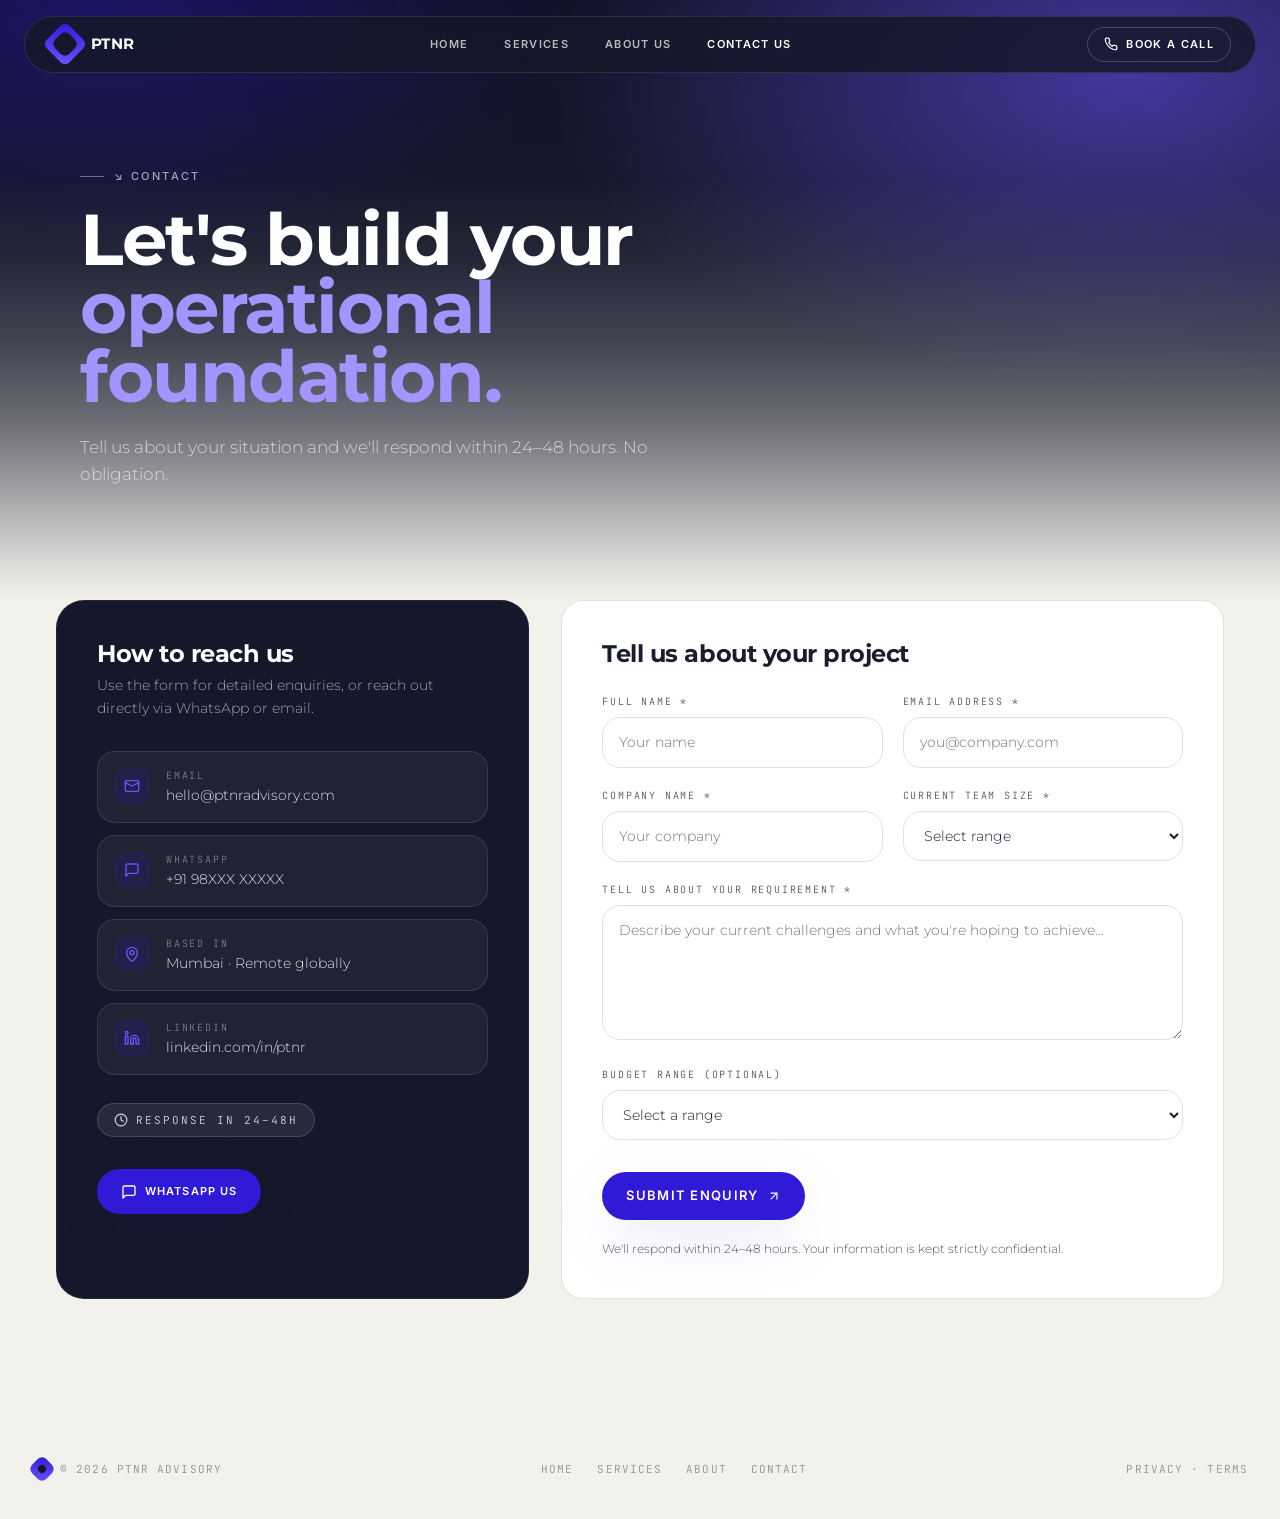
<file: contact.html>
<!doctype html>
<html lang="en">
<head>
<meta charset="utf-8" />
<meta name="viewport" content="width=device-width,initial-scale=1" />
<title>Contact — PTNR Advisory</title>
<meta name="description" content="Tell us about your situation and we&#x27;ll respond within 24–48 hours. No obligation." />
<meta property="og:title" content="Contact — PTNR Advisory" />
<meta property="og:description" content="Tell us about your situation and we&#x27;ll respond within 24–48 hours. No obligation." />
<meta property="og:type" content="website" />
<link rel="preconnect" href="https://fonts.googleapis.com">
<link rel="preconnect" href="https://fonts.gstatic.com" crossorigin>
<link href="https://fonts.googleapis.com/css2?family=Inter:wght@400;500;600;700&family=Montserrat:wght@300;400;500;600;700&family=JetBrains+Mono:wght@400;500;600&display=swap" rel="stylesheet">
<link rel="stylesheet" href="styles.css" />
</head>
<body>
<div class="nav-wrap">
  <div class="nav">
    <a class="brand" href="index.html"><span class="brand-mark"></span><span class="brand-name">PTNR</span></a>
    <nav class="nav-links"><a class="nav-link" href="index.html">HOME</a><a class="nav-link" href="index.html#services">SERVICES</a><a class="nav-link" href="index.html#about">ABOUT US</a><a class="nav-link active" href="contact.html">CONTACT US</a></nav>
    <a class="nav-cta" href="contact.html"><svg width="14" height="14" viewBox="0 0 24 24" fill="none" stroke="currentColor" stroke-width="2" stroke-linecap="round" stroke-linejoin="round"><path d="M22 16.92v3a2 2 0 0 1-2.18 2 19.79 19.79 0 0 1-8.63-3.07 19.5 19.5 0 0 1-6-6 19.79 19.79 0 0 1-3.07-8.67A2 2 0 0 1 4.11 2h3a2 2 0 0 1 2 1.72c.13.96.37 1.9.72 2.81a2 2 0 0 1-.45 2.11L8.09 9.91a16 16 0 0 0 6 6l1.27-1.27a2 2 0 0 1 2.11-.45c.91.35 1.85.59 2.81.72A2 2 0 0 1 22 16.92z"/></svg> BOOK A CALL</a>
    <button class="menu-btn" id="menuBtn" aria-label="menu"><svg width="20" height="20" viewBox="0 0 24 24" fill="none" stroke="currentColor" stroke-width="2" stroke-linecap="round" stroke-linejoin="round"><line x1="3" y1="12" x2="21" y2="12"/><line x1="3" y1="6" x2="21" y2="6"/><line x1="3" y1="18" x2="21" y2="18"/></svg></button>
  </div>
  <div class="mobile-menu" id="mobileMenu"><a href="index.html">HOME</a><a href="index.html#services">SERVICES</a><a href="index.html#about">ABOUT US</a><a href="contact.html">CONTACT US</a></div>
</div>
<script>
(function(){
  var b=document.getElementById('menuBtn'),m=document.getElementById('mobileMenu');
  if(b)b.addEventListener('click',function(){m.classList.toggle('open');});
})();
</script>
<main>

<section class="reveal page-hero">
  <div class="container">
    <span class="eyebrow">↘ Contact</span>
    <h1 class="display mt-5 h2-lg text-ink max-w-3xl">Let's build your<br/><span class="text-electric">operational foundation.</span></h1>
    <p class="hero-sub max-w-xl">Tell us about your situation and we'll respond within 24–48 hours. No obligation.</p>
  </div>
</section>

<section class="reveal cream" style="padding:0 32px 80px">
  <div class="container">
    <div class="contact-grid">
      <aside>
        <div class="panel-dark contact-side">
          <h2 class="display" style="font-size:24px;color:#fff;margin-bottom:8px">How to reach us</h2>
          <p style="font-size:14px;color:rgba(255,255,255,.6);line-height:1.6">Use the form for detailed enquiries, or reach out directly via WhatsApp or email.</p>
          <div style="display:flex;flex-direction:column;gap:12px;margin-top:32px">
            <div class="contact-item"><span class="icon"><svg width="16" height="16" viewBox="0 0 24 24" fill="none" stroke="currentColor" stroke-width="2" stroke-linecap="round" stroke-linejoin="round"><rect x="2" y="4" width="20" height="16" rx="2"/><path d="m22 7-10 5L2 7"/></svg></span><div><div class="lbl">EMAIL</div><div class="val">hello@ptnradvisory.com</div></div></div><div class="contact-item"><span class="icon"><svg width="16" height="16" viewBox="0 0 24 24" fill="none" stroke="currentColor" stroke-width="2" stroke-linecap="round" stroke-linejoin="round"><path d="M21 15a2 2 0 0 1-2 2H7l-4 4V5a2 2 0 0 1 2-2h14a2 2 0 0 1 2 2z"/></svg></span><div><div class="lbl">WHATSAPP</div><div class="val">+91 98XXX XXXXX</div></div></div><div class="contact-item"><span class="icon"><svg width="16" height="16" viewBox="0 0 24 24" fill="none" stroke="currentColor" stroke-width="2" stroke-linecap="round" stroke-linejoin="round"><path d="M20 10c0 7-8 13-8 13s-8-6-8-13a8 8 0 0 1 16 0Z"/><circle cx="12" cy="10" r="3"/></svg></span><div><div class="lbl">BASED IN</div><div class="val">Mumbai · Remote globally</div></div></div><div class="contact-item"><span class="icon"><svg width="16" height="16" viewBox="0 0 24 24" fill="none" stroke="currentColor" stroke-width="2" stroke-linecap="round" stroke-linejoin="round"><path d="M16 8a6 6 0 0 1 6 6v7h-4v-7a2 2 0 0 0-4 0v7h-4v-7a6 6 0 0 1 6-6z"/><rect x="2" y="9" width="4" height="12"/><circle cx="4" cy="4" r="2"/></svg></span><div><div class="lbl">LINKEDIN</div><div class="val">linkedin.com/in/ptnr</div></div></div>
          </div>
          <div style="display:inline-flex;align-items:center;gap:8px;margin-top:28px;padding:8px 16px;border-radius:999px;background:rgba(255,255,255,.08);border:1px solid rgba(255,255,255,.15);font-family:'JetBrains Mono',monospace;font-size:11px;letter-spacing:.18em;color:rgba(255,255,255,.8)"><svg width="14" height="14" viewBox="0 0 24 24" fill="none" stroke="currentColor" stroke-width="2" stroke-linecap="round" stroke-linejoin="round"><circle cx="12" cy="12" r="10"/><polyline points="12 6 12 12 16 14"/></svg> RESPONSE IN 24–48H</div>
          <div class="flex flex-wrap gap-3 mt-8">
            <a class="btn btn-electric" href="https://wa.me/" style="font-size:11px"><svg width="16" height="16" viewBox="0 0 24 24" fill="none" stroke="currentColor" stroke-width="2" stroke-linecap="round" stroke-linejoin="round"><path d="M21 15a2 2 0 0 1-2 2H7l-4 4V5a2 2 0 0 1 2-2h14a2 2 0 0 1 2 2z"/></svg> WHATSAPP US</a>
          </div>
        </div>
      </aside>
      <div>
        <form class="contact-form" id="enq" onsubmit="event.preventDefault();document.getElementById('enq').style.display='none';document.getElementById('thanks').style.display='block';">
          <h3 class="display text-ink mb-7" style="font-size:24px">Tell us about your project</h3>
          <div class="form-grid">
            <div class="field"><label>FULL NAME *</label><input required name="name" placeholder="Your name"/></div>
            <div class="field"><label>EMAIL ADDRESS *</label><input required type="email" name="email" placeholder="you@company.com"/></div>
            <div class="field"><label>COMPANY NAME *</label><input required name="company" placeholder="Your company"/></div>
            <div class="field"><label>CURRENT TEAM SIZE *</label><select name="size"><option>Select range</option><option>1–10</option><option>11–50</option><option>51–200</option><option>201–500</option><option>500+</option></select></div>
          </div>
          <div class="field mt-5"><label>TELL US ABOUT YOUR REQUIREMENT *</label><textarea required rows="5" placeholder="Describe your current challenges and what you're hoping to achieve…"></textarea></div>
          <div class="field mt-5"><label>BUDGET RANGE (OPTIONAL)</label><select><option>Select a range</option><option>Under $10k</option><option>$10k–$25k</option><option>$25k–$50k</option><option>$50k–$100k</option><option>$100k+</option></select></div>
          <button type="submit" class="btn btn-electric mt-8">Submit Enquiry <svg width="14" height="14" viewBox="0 0 24 24" fill="none" stroke="currentColor" stroke-width="2" stroke-linecap="round" stroke-linejoin="round"><line x1="7" y1="17" x2="17" y2="7"/><polyline points="7 7 17 7 17 17"/></svg></button>
          <p class="mt-5 text-ink-soft" style="font-size:12px">We'll respond within 24–48 hours. Your information is kept strictly confidential.</p>
        </form>
        <div id="thanks" class="contact-form" style="display:none">
          <div class="row-electric" style="font-size:14px">Thanks — we've received your enquiry and will respond within 24–48 hours.</div>
        </div>
      </div>
    </div>
  </div>
</section>

</main>
<footer class="footer">
  <div class="footer-bottom container">
    <div class="flex items-center gap-2"><span class="brand-mark" style="width:20px;height:20px"></span><span>© 2026 PTNR ADVISORY</span></div>
    <div class="links"><a href="index.html">HOME</a><a href="index.html#services">SERVICES</a><a href="index.html#about">ABOUT</a><a href="contact.html">CONTACT</a></div>
    <span>PRIVACY · TERMS</span>
  </div>
</footer>

<script>
(function(){
  var els=document.querySelectorAll('.reveal');
  if(!('IntersectionObserver' in window)){els.forEach(function(e){e.classList.add('is-visible')});return;}
  var io=new IntersectionObserver(function(entries){
    entries.forEach(function(en){
      if(en.isIntersecting){en.target.classList.add('is-visible');io.unobserve(en.target);}
    });
  },{threshold:0.12,rootMargin:'0px 0px -40px 0px'});
  els.forEach(function(e){io.observe(e)});
  // Smooth scroll offset for fixed nav when landing with hash
  if(location.hash){
    setTimeout(function(){
      var t=document.querySelector(location.hash);
      if(t)t.scrollIntoView({behavior:'smooth',block:'start'});
    },60);
  }
})();
</script>
</body>
</html>
</file>
<file: styles.css>
/* PTNR Advisory — static site */
:root{
  --background:#f3f1ec;
  --cream:#f3f1ec;
  --panel:#15182a;
  --panel-2:#22253a;
  --ink:#1a1d2e;
  --ink-soft:#52566b;
  --border:#e3e1da;
  --electric:#2f1ad8;
  --electric-glow:#6a55ff;
  --shadow-card:0 30px 80px -30px rgba(20,22,40,.55);
  --shadow-glow:0 20px 60px -20px rgba(47,26,216,.55);
}
*{box-sizing:border-box;margin:0;padding:0}
html{scroll-behavior:smooth;background:var(--background)}
body{
  font-family:"Montserrat",ui-sans-serif,system-ui,-apple-system,"Segoe UI",sans-serif;
  font-weight:300;
  color:var(--cream);
  background:var(--background);
  -webkit-font-smoothing:antialiased;
  line-height:1.5;
}
img{max-width:100%;display:block}
a{color:inherit;text-decoration:none}
button,input,select,textarea{font:inherit;color:inherit}
ul{list-style:none}

h1,h2,h3,h4,.display{font-weight:700;letter-spacing:-.02em;line-height:1.05}
h5,h6,.subheading{font-weight:400;letter-spacing:-.01em}

.text-electric{color:var(--electric)}
.text-change{color: rgb(55, 54, 54);}
.text-ink{color:var(--ink)}
.text-ink-soft{color:var(--ink-soft)}
.text-white{color:#fff}
.muted{color:var(--ink-soft)}

.container{max-width:1320px;margin:0 auto;padding:0 24px}
.section{padding:64px 32px}
@media(min-width:768px){.section{padding:96px 56px}}

/* ==== NAV ==== */
.nav-wrap{position:fixed;top:16px;left:0;right:0;z-index:50;padding:0 16px}
@media(min-width:768px){.nav-wrap{padding:0 24px}}
.nav{
  max-width:1320px;margin:0 auto;
  display:flex;align-items:center;justify-content:space-between;
  border-radius:999px;
  padding:10px 16px;
  background:rgba(21,24,42,.85);
  backdrop-filter:blur(14px);
  border:1px solid rgba(255,255,255,.1);
}
@media(min-width:768px){.nav{padding:10px 24px}}
.brand{display:flex;align-items:center;gap:10px;color:#fff}
.brand-mark{position:relative;width:32px;height:32px}
.brand-mark::before,.brand-mark::after{content:"";position:absolute;border-radius:6px;transform:rotate(45deg)}
.brand-mark::before{inset:0;background:linear-gradient(135deg,var(--electric),var(--electric-glow))}
.brand-mark::after{inset:6px;background:#15182a}
.brand-name{font-weight:700;font-size:15px;letter-spacing:.02em;text-transform:uppercase}
.nav-links{display:none;gap:4px}
@media(min-width:1024px){.nav-links{display:flex}}
.nav-link{
  padding:8px 16px;border-radius:999px;
  font-family:"Inter",ui-sans-serif,sans-serif;
  font-weight:600;font-size:11px;text-transform:uppercase;letter-spacing:.12em;
  color:rgba(255,255,255,.7);transition:color .2s;
}
.nav-link:hover,.nav-link.active{color:#fff}
.nav-cta{
  display:none;align-items:center;gap:8px;
  padding:8px 16px;border-radius:999px;
  border:1px solid rgba(255,255,255,.2);color:#fff;
  font-family:"Inter",sans-serif;font-weight:600;font-size:11px;
  text-transform:uppercase;letter-spacing:.12em;
  transition:all .2s;
}
@media(min-width:640px){.nav-cta{display:inline-flex}}
.nav-cta:hover{border-color:var(--electric-glow);color:var(--electric-glow)}
.menu-btn{display:inline-flex;background:transparent;border:0;color:#fff;padding:8px;cursor:pointer}
@media(min-width:1024px){.menu-btn{display:none}}
.mobile-menu{display:none;max-width:1320px;margin:8px auto 0;border-radius:24px;background:#15182a;border:1px solid rgba(255,255,255,.1);padding:12px;flex-direction:column;gap:4px}
.mobile-menu.open{display:flex}
.mobile-menu a{padding:12px 16px;border-radius:14px;color:rgba(255,255,255,.85);font-family:"Inter",sans-serif;font-size:12px;font-weight:600;text-transform:uppercase;letter-spacing:.12em}
.mobile-menu a:hover{background:rgba(255,255,255,.05)}

/* ==== PAGE HERO (dark gradient) ==== */
.page-hero{
  position:relative;color:#fff;overflow:hidden;isolation:isolate;
  padding:104px 32px 96px;
  background:
    radial-gradient(900px 480px at 88% 12%,rgba(106,85,255,.55),transparent 65%),
    radial-gradient(700px 380px at 8% 0%,rgba(47,26,216,.35),transparent 70%),
    linear-gradient(180deg,#0f1224 0%,#1a1d2e 60%,#1f2236 100%);
}
@media(min-width:768px){.page-hero{padding:160px 56px 112px}}
.page-hero::after{
  content:"";position:absolute;left:0;right:0;bottom:-1px;height:420px;pointer-events:none;z-index:0;
  background:linear-gradient(180deg,transparent 0%,rgba(243,241,236,.06) 18%,rgba(243,241,236,.18) 38%,rgba(243,241,236,.38) 58%,rgba(243,241,236,.65) 76%,rgba(243,241,236,.88) 90%,var(--cream) 100%);
}
.page-hero>*{position:relative;z-index:1}
.page-hero .text-ink{color:#fff !important}
.page-hero .text-ink-soft{color:rgba(232,235,245,.78) !important}
.page-hero .text-electric{color:#a394ff !important}
.page-hero .eyebrow{color:rgba(220,225,240,.7)}

/* ==== CREAM SECTION ==== */
.cream{background:var(--cream);color:var(--ink)}
.cream .text-electric{color:var(--electric)}

/* ==== EYEBROW ==== */
.eyebrow{
  font-family:"Inter",sans-serif;font-size:11px;letter-spacing:.22em;
  text-transform:uppercase;font-weight:500;color:#7a7f95;
  display:inline-flex;align-items:center;gap:10px;
}
.eyebrow::before{content:"";width:24px;height:1px;background:currentColor;opacity:.6}

/* ==== BUTTONS ==== */
.btn{
  display:inline-flex;align-items:center;gap:8px;
  padding:14px 24px;border-radius:999px;border:0;cursor:pointer;
  font-family:"Inter",sans-serif;font-weight:600;font-size:13px;
  text-transform:uppercase;letter-spacing:.1em;
  transition:transform .25s,background .25s,border-color .25s,color .25s;
}
.btn-electric{background:var(--electric);color:#fff;box-shadow:var(--shadow-glow)}
.btn-electric:hover{transform:translateY(-2px);background:#260fc0}
.btn-outline-ink{background:transparent;color:var(--ink);border:1px solid rgba(26,29,46,.18)}
.btn-outline-ink:hover{border-color:var(--electric);color:var(--electric)}
.btn-ghost-light{background:rgba(255,255,255,.06);color:#fff;border:1px solid rgba(255,255,255,.16);backdrop-filter:blur(8px)}
.btn-ghost-light:hover{background:rgba(255,255,255,.12)}
.btn-sm{padding:10px 16px;font-size:11px}

/* ==== INPUT PILL ==== */
.input-pill{
  background:#fff;border:1px solid #e3e1da;border-radius:999px;
  padding:8px 8px 8px 20px;display:flex;align-items:center;gap:12px;max-width:440px;
}
.input-pill svg{flex-shrink:0;color:#7a7f95}
.input-pill input{flex:1;background:transparent;border:0;outline:none;font-size:14px;color:var(--ink);min-width:0}
.input-pill input::placeholder{color:#7a7f95}
.input-pill.dark{background:rgba(255,255,255,.08);border-color:rgba(255,255,255,.15)}
.input-pill.dark input{color:#fff}
.input-pill.dark input::placeholder{color:rgba(255,255,255,.5)}

/* ==== DARK PANEL ==== */
.panel-dark{
  background:var(--panel);color:#fafafa;
  border-radius:28px;border:1px solid rgba(255,255,255,.06);
}
.row-electric{background:var(--electric);color:#fff;border-radius:22px;padding:18px 24px}

/* ==== CARDS ==== */
.card-numbered{
  background:#fff;border:1px solid #e3e1da;border-radius:22px;padding:28px;
  transition:transform .3s,border-color .3s,box-shadow .3s;
}
.card-numbered:hover{transform:translateY(-4px);border-color:var(--electric);box-shadow:0 20px 50px -20px rgba(47,26,216,.25)}

.mono{font-family:"JetBrains Mono",ui-monospace,Menlo,monospace}
.mono-tag{font-family:"JetBrains Mono",monospace;font-size:11px;letter-spacing:.18em;text-transform:uppercase}

/* ==== HOME HERO ==== */
.hero-grid{display:grid;gap:32px;align-items:center}
@media(min-width:1024px){.hero-grid{grid-template-columns:7fr 5fr;gap:16px}}
.hero-h1{font-size:clamp(2.25rem,5.5vw,4.25rem);line-height:1.02;letter-spacing:-.02em;color:#fff}
.hero-sub{margin-top:24px;font-size:17px;color:rgba(232,235,245,.78);max-width:32rem;line-height:1.6}
.hero-art{position:relative;width:min(420px,80vw);aspect-ratio:1;margin-left:auto}
.hero-art-glow{position:absolute;inset:0;border-radius:50%;filter:blur(60px);
  background:linear-gradient(135deg,rgba(47,26,216,.18),transparent,rgba(255,182,193,.3))}
.hero-art img{position:relative;width:100%;height:100%;object-fit:contain;filter:drop-shadow(0 30px 60px rgba(80,20,200,.25));animation:float 9s ease-in-out infinite}
.order-mob-1{order:1}.order-mob-2{order:2}
@media(min-width:1024px){.lg-order-1{order:1}.lg-order-2{order:2}}

@keyframes float{0%,100%{transform:translateY(0) rotate(0)}50%{transform:translateY(-22px) rotate(3deg)}}
.float{animation:float 9s ease-in-out infinite}

/* ==== GRIDS ==== */
.grid-3{display:grid;gap:20px;grid-template-columns:1fr}
@media(min-width:768px){.grid-3{grid-template-columns:repeat(3,1fr)}}
.grid-2{display:grid;gap:20px;grid-template-columns:1fr}
@media(min-width:768px){.grid-2{grid-template-columns:repeat(2,1fr)}}
.grid-4{display:grid;gap:20px;grid-template-columns:1fr}
@media(min-width:640px){.grid-4{grid-template-columns:repeat(2,1fr)}}
@media(min-width:1024px){.grid-4{grid-template-columns:repeat(4,1fr)}}

/* ==== SECTION TITLES ==== */
.h2{font-size:clamp(2rem,4.5vw,3.25rem);letter-spacing:-.02em;line-height:1.05}
.h2-lg{font-size:clamp(2.5rem,6vw,4.5rem);letter-spacing:-.02em;line-height:.95}

/* ==== WHAT WE CAN DO rows ==== */
.svc-rows{margin-top:48px;border-radius:28px;overflow:hidden;background:var(--panel);border:1px solid rgba(255,255,255,.06)}
.svc-row{display:grid;grid-template-columns:1fr;gap:8px;padding:24px;border-top:1px solid rgba(255,255,255,.08);transition:background .25s;color:#fff}
.svc-row:first-child{border-top:0}
.svc-row:hover{background:rgba(255,255,255,.03)}
@media(min-width:768px){.svc-row{grid-template-columns:32px 5fr 6fr;gap:24px;align-items:center;padding:28px 40px}}
.svc-row .chev{color:rgba(255,255,255,.3);transition:color .25s}
.svc-row:hover .chev{color:var(--electric-glow)}
.svc-row h3{font-size:clamp(1.15rem,2vw,1.5rem);font-weight:500;color:#fff}
.svc-row p{font-size:14px;color:rgba(255,255,255,.6);line-height:1.6}

.cta-row{
  margin:8px;padding:24px;border-radius:22px;
  background:var(--electric);color:#fff;
  display:flex;flex-wrap:wrap;align-items:center;justify-content:space-between;gap:16px;
  transition:filter .25s;
}
@media(min-width:768px){.cta-row{padding:28px 40px}}
.cta-row:hover{filter:brightness(1.1)}
.cta-row .label{font-size:clamp(1.15rem,2vw,1.5rem);font-weight:500}
.cta-row .pill{display:inline-flex;align-items:center;gap:8px;background:#fff;color:var(--ink);padding:10px 20px;border-radius:999px;font-family:"JetBrains Mono",monospace;font-size:11px;letter-spacing:.18em;font-weight:600}

/* ==== APPROACH ==== */
.approach{display:grid;gap:40px;align-items:center;grid-template-columns:1fr}
@media(min-width:768px){.approach{grid-template-columns:1fr 1fr}}
.approach h2{font-size:clamp(2.5rem,6vw,4.5rem);text-transform:uppercase;letter-spacing:-.02em;line-height:.9}

/* ==== TESTIMONIALS ==== */
.testimonials-band{background:var(--panel);color:#fff;border-radius:28px;margin:8px;padding:64px 32px}
@media(min-width:768px){.testimonials-band{margin:8px 24px;padding:96px 56px}}
.testimonial{border-radius:24px;padding:28px}
.testimonial.featured{background:var(--electric);color:#fff}
.testimonial.muted{background:rgba(255,255,255,.05);border:1px solid rgba(255,255,255,.1);color:rgba(255,255,255,.85)}
.testimonial p{font-size:14px;line-height:1.6}
.testimonial .author{margin-top:24px;padding-top:20px;border-top:1px solid rgba(255,255,255,.15);font-family:"JetBrains Mono",monospace;font-size:11px;letter-spacing:.18em;opacity:.8}

/* ==== ABOUT ==== */
.about-grid{display:grid;gap:40px;grid-template-columns:1fr}
@media(min-width:1024px){.about-grid{grid-template-columns:7fr 5fr}}
.highlight-list{display:flex;flex-direction:column;gap:12px;margin-top:20px}
.highlight-list li{display:flex;align-items:flex-start;gap:12px;font-size:14px;color:rgba(255,255,255,.85)}
.check{width:20px;height:20px;flex-shrink:0;border-radius:6px;background:var(--electric);display:inline-flex;align-items:center;justify-content:center;color:#fff;font-size:11px;font-weight:700;margin-top:2px}
.tag-pill{display:inline-block;padding:5px 12px;border-radius:999px;background:var(--electric);color:#fff;font-family:"JetBrains Mono",monospace;font-size:10px;letter-spacing:.18em;font-weight:600;margin-bottom:14px}
.value-icon{width:40px;height:40px;border-radius:14px;background:rgba(47,26,216,.1);display:inline-flex;align-items:center;justify-content:center;color:var(--electric);margin-bottom:14px}

/* ==== SERVICES PAGE ==== */
.svc-block{display:grid;gap:32px;grid-template-columns:1fr;background:var(--panel);border-radius:28px;border:1px solid rgba(255,255,255,.06);padding:24px;color:#fff}
@media(min-width:768px){.svc-block{padding:40px}}
@media(min-width:1024px){.svc-block{grid-template-columns:4fr 8fr}}
.svc-block h2{font-size:clamp(1.5rem,2.5vw,1.875rem);line-height:1.2;color:#fff}
.svc-block .num{font-family:"JetBrains Mono",monospace;color:var(--electric-glow);font-size:13px;letter-spacing:.18em;margin-bottom:14px}
.svc-block .for{margin-top:18px;font-size:14px;color:rgba(255,255,255,.6);line-height:1.6}
.svc-block .for b{color:rgba(255,255,255,.8);font-weight:500}
.svc-block .duration{display:inline-flex;margin-top:18px;padding:5px 12px;border-radius:999px;font-family:"JetBrains Mono",monospace;font-size:10px;letter-spacing:.18em;color:#fff;border:1px solid rgba(255,255,255,.2)}
.svc-block .included-label{font-family:"JetBrains Mono",monospace;color:rgba(255,255,255,.4);font-size:10px;letter-spacing:.18em;margin-bottom:14px;text-transform:uppercase}
.svc-block .included-list li{display:flex;align-items:flex-start;gap:12px;padding:14px 0;border-top:1px solid rgba(255,255,255,.08);color:rgba(255,255,255,.85);font-size:15px}
.svc-block .included-list li:first-child{border-top:0}

/* ==== IMPACT STATS ==== */
.stats{display:grid;grid-template-columns:repeat(2,1fr);background:var(--panel);border-radius:28px;border:1px solid rgba(255,255,255,.06);overflow:hidden;margin-top:48px;color:#fff}
@media(min-width:768px){.stats{grid-template-columns:repeat(4,1fr)}}
.stats div{padding:28px;border-left:1px solid rgba(255,255,255,.08)}
.stats div:first-child{border-left:0}
@media(max-width:767px){.stats div:nth-child(odd){border-left:0}.stats div:nth-child(n+3){border-top:1px solid rgba(255,255,255,.08)}}
.stat-v{font-size:clamp(2rem,4vw,3rem);font-weight:700;letter-spacing:-.02em;color:#fff}
.stat-l{margin-top:12px;font-size:12px;color:rgba(255,255,255,.6);max-width:160px;line-height:1.4}

/* ==== CONTACT ==== */
.contact-grid{display:grid;gap:32px;grid-template-columns:1fr}
@media(min-width:1024px){.contact-grid{grid-template-columns:5fr 7fr}}
.contact-side{padding:32px;height:100%}
@media(min-width:768px){.contact-side{padding:40px}}
.contact-item{display:flex;align-items:flex-start;gap:16px;padding:16px;border-radius:18px;background:rgba(255,255,255,.05);border:1px solid rgba(255,255,255,.1);transition:border-color .2s}
.contact-item:hover{border-color:rgba(106,85,255,.4)}
.contact-item .icon{width:36px;height:36px;border-radius:12px;background:rgba(47,26,216,.15);display:inline-flex;align-items:center;justify-content:center;color:var(--electric-glow);flex-shrink:0}
.contact-item .lbl{font-family:"JetBrains Mono",monospace;font-size:10px;letter-spacing:.18em;color:rgba(255,255,255,.4)}
.contact-item .val{margin-top:2px;color:rgba(255,255,255,.85);font-size:14px}
.contact-form{padding:32px;background:#fff;border:1px solid #e3e1da;border-radius:22px}
@media(min-width:768px){.contact-form{padding:40px}}
.field{display:block;margin-bottom:0}
.field label{display:block;font-family:"JetBrains Mono",monospace;font-size:10px;letter-spacing:.18em;color:var(--ink-soft);margin-bottom:8px;text-transform:uppercase}
.field input,.field select,.field textarea{
  width:100%;border:1px solid #e3e1da;background:#fff;border-radius:18px;padding:14px 16px;font-size:14px;
  outline:none;transition:border-color .2s,box-shadow .2s;color:var(--ink);
}
.field input:focus,.field select:focus,.field textarea:focus{border-color:var(--electric);box-shadow:0 0 0 4px rgba(47,26,216,.1)}
.field textarea{resize:vertical;min-height:120px;font-family:inherit}
.form-grid{display:grid;gap:20px;grid-template-columns:1fr}
@media(min-width:768px){.form-grid{grid-template-columns:1fr 1fr}}

/* ==== FOOTER ==== */
.footer{background:var(--background);color:#000000;padding-top:48px}
.footer-card{
  margin:0 24px;border-radius:36px;background:var(--panel);
  border:1px solid rgba(255,255,255,.08);padding:56px 32px;
}
@media(min-width:768px){.footer-card{padding:80px 56px}}
.footer-grid{display:grid;gap:40px;grid-template-columns:1fr}
@media(min-width:1024px){.footer-grid{grid-template-columns:7fr 5fr}}
.footer h2{font-size:clamp(2.5rem,6vw,4.5rem);line-height:.95;letter-spacing:-.02em;color:#fff}
.social-row{display:flex;gap:12px;margin-top:32px}
.social-row a{width:40px;height:40px;border-radius:50%;border:1px solid rgba(255,255,255,.15);display:inline-flex;align-items:center;justify-content:center;color:#fff;transition:background .2s,border-color .2s}
.social-row a:hover{background:var(--electric);border-color:var(--electric)}
.contact-rows{display:flex;flex-direction:column;gap:12px;margin-top:24px}
.contact-rows .row{display:flex;align-items:flex-start;gap:12px;padding:12px 16px;border-radius:18px;background:rgba(255,255,255,.05);border:1px solid rgba(255,255,255,.08);font-size:14px;color:rgba(255,255,255,.85)}
.contact-rows .row span:first-child{font-family:"JetBrains Mono",monospace;font-size:10px;letter-spacing:.18em;color:rgba(255,255,255,.4);width:80px;text-transform:uppercase;flex-shrink:0;margin-top:2px}
.footer-bottom{display:flex;flex-wrap:wrap;align-items:center;justify-content:space-between;gap:16px;padding:32px 32px 40px;font-family:"JetBrains Mono",monospace;font-size:11px;color:rgba(0, 0, 0, 0.4);letter-spacing:.1em}
.footer-bottom .links{display:flex;gap:24px}
.footer-bottom .links a:hover{color:#0019fd}

/* ==== UTIL ==== */
.mt-6{margin-top:24px}.mt-8{margin-top:32px}.mt-12{margin-top:48px}.mt-5{margin-top:20px}.mt-7{margin-top:28px}.mt-4{margin-top:16px}.mt-3{margin-top:12px}.mt-14{margin-top:56px}.mt-2{margin-top:8px}
.mb-3{margin-bottom:12px}.mb-4{margin-bottom:16px}.mb-5{margin-bottom:20px}.mb-7{margin-bottom:28px}
.text-center{text-align:center}
.flex{display:flex}.gap-3{gap:12px}.gap-2{gap:8px}.items-center{align-items:center}.flex-wrap{flex-wrap:wrap}
.max-w-xl{max-width:36rem}.max-w-2xl{max-width:42rem}.max-w-3xl{max-width:48rem}.max-w-4xl{max-width:56rem}.max-w-md{max-width:28rem}.max-w-lg{max-width:32rem}
.mx-auto{margin-left:auto;margin-right:auto}
.text-soft{color:rgba(255,255,255,.3)}


/* ==== Scroll fade-in ==== */
html{scroll-padding-top:96px}
.reveal{opacity:0;transform:translateY(24px);transition:opacity .7s ease,transform .7s ease;will-change:opacity,transform}
.reveal.is-visible{opacity:1;transform:none}
@media (prefers-reduced-motion: reduce){
  .reveal{opacity:1;transform:none;transition:none}
}
</file>
